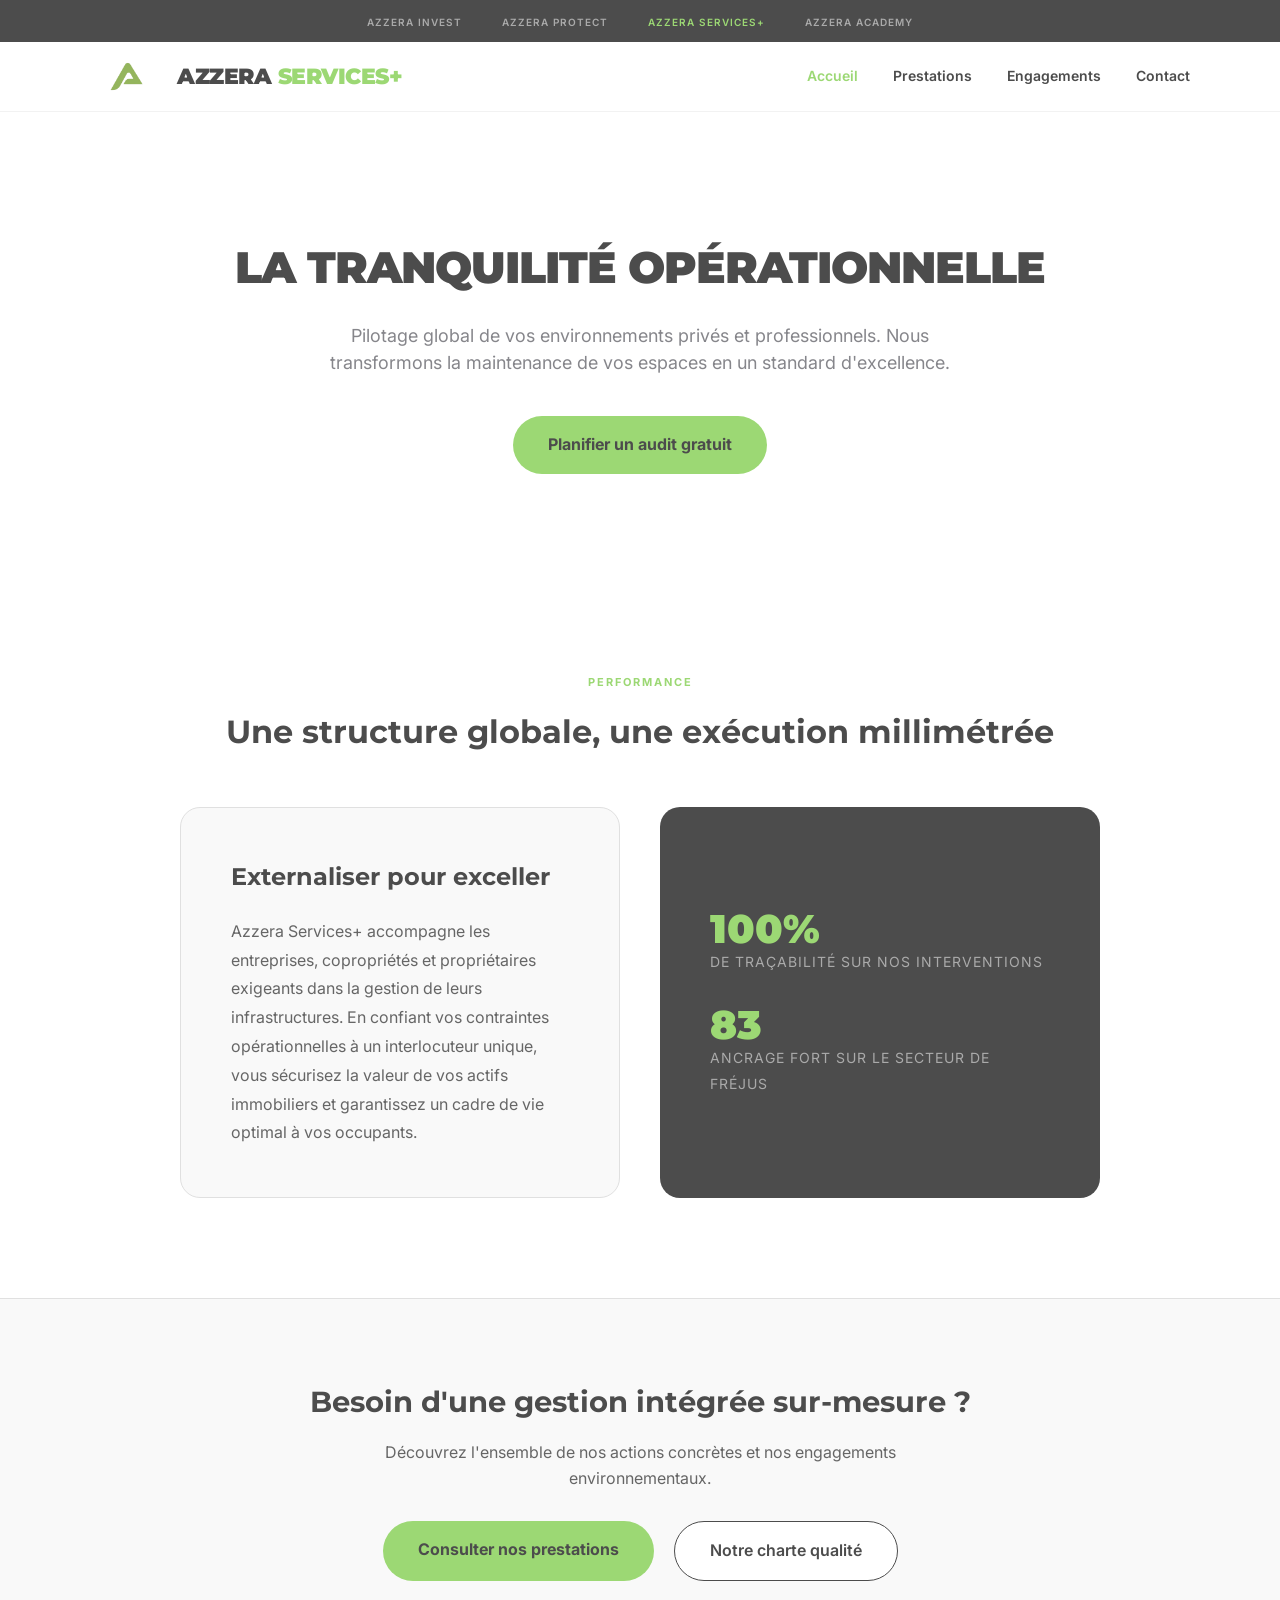
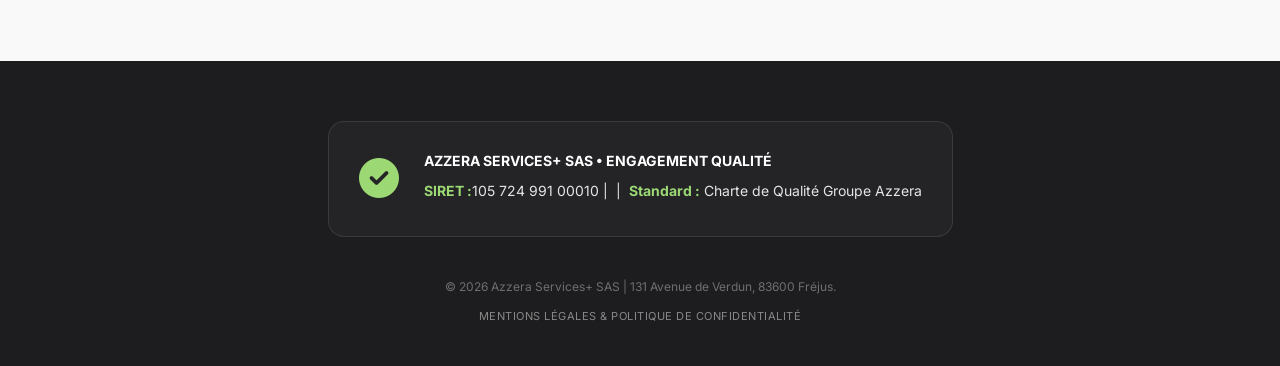
<file: index.html>
<!DOCTYPE html>
<html lang="fr">
<head>
    <meta charset="UTF-8">
    <meta name="viewport" content="width=device-width, initial-scale=1.0">
    <title>Azzera Services+ | Facility Management & Multiservices à Fréjus</title>
    
    <!-- SEO Meta Tags -->
    <meta name="description" content="Azzera Services+ propose des solutions de facility management et multiservices sur-mesure à Fréjus. Entretien, maintenance et pilotage de vos environnements professionnels et privés.">
    <meta name="keywords" content="facility management, multiservices, entretien locaux, maintenance immobilière, nettoyage professionnel, conciergerie, Fréjus, Azzera Services+">
    <meta name="author" content="Azzera Services+">
    <meta name="robots" content="index, follow">
    
    <!-- Open Graph / Réseaux Sociaux -->
    <meta property="og:type" content="website">
    <meta property="og:url" content="https://www.azzeraservices.fr/">
    <meta property="og:title" content="Azzera Services+ | Facility Management & Multiservices à Fréjus">
    <meta property="og:description" content="Découvrez nos solutions multiservices sur-mesure. Nous transformons la maintenance de vos espaces en un standard d'excellence.">
    <meta property="og:image" content="https://www.azzeraservices.fr/img/logo-azzera.png">
    <link rel="icon" type="image/png" href="favicon.png">
    <link rel="apple-touch-icon" href="favicon.png">
    <link rel="shortcut icon" href="favicon.png">
    <link href="https://fonts.googleapis.com/css2?family=Inter:wght@400;600&family=Montserrat:wght@700;900&display=swap" rel="stylesheet">
    <link rel="stylesheet" href="https://cdnjs.cloudflare.com/ajax/libs/font-awesome/6.4.0/css/all.min.css">
    <link rel="stylesheet" href="css/style-services.css">
    <script type="application/ld+json">
    {
      "@context": "https://schema.org",
      "@type": "LocalBusiness",
      "name": "Azzera Services+",
      "image": "https://www.domaine.fr.fr/img/logo-services.png",
      "description": "Des solutions multiservices sur-mesure : Nettoyage, entretien et maintenance informatique pour professionnels et particuliers à Fréjus.",
      "url": "https://www.domaine.fr",
      "telephone": "+33000000000",
      "address": {
        "@type": "PostalAddress",
        "addressLocality": "Fréjus",
        "addressRegion": "Provence-Alpes-Côte d'Azur",
        "addressCountry": "FR"
      },
      "areaServed": {
        "@type": "City",
        "name": "Fréjus"
      }
    }
    </script>
</head>
<body>

     <nav class="topbar-corporate">
        <ul class="topbar-links">
            <li><a href="https://www.azzerainvest.fr">AZZERA INVEST</a></li>
            <li><a href="https://www.azzeraprotect.fr">AZZERA PROTECT</a></li>
            <li><a href="#" class="active">AZZERA SERVICES+</a></li>
            <li><a href="https://azzera-academy.fr">AZZERA ACADEMY</a></li>
        </ul>
    </nav>

    <header class="main-header">
        <div class="container header-flex">
            <div class="logo">
                <a href="index.html">
                    <img src="img/logo-azzera.png" alt="Logo Azzera Services+" style="height: 75px; width: auto; object-fit: contain;">
                    <h1>AZZERA <span>SERVICES+</span></h1>
                </a>
            </div>
            <nav class="main-nav">
                <ul>
                    <li><a href="index.html" class="active">Accueil</a></li>
                    <li><a href="prestations.html">Prestations</a></li>
                    <li><a href="engagements.html">Engagements</a></li>
                    <li><a href="contact.html">Contact</a></li>
                </ul>
            </nav>
        </div>
    </header>

    <section class="hero-section">
        <div class="container">
            <h2 class="hero-title">LA TRANQUILITÉ OPÉRATIONNELLE</h2>
            <p class="hero-subtitle">Pilotage global de vos environnements privés et professionnels. Nous transformons la maintenance de vos espaces en un standard d'excellence.</p>
            <a href="contact.html" class="btn-primary-green">Planifier un audit gratuit</a>
        </div>
    </section>

    <section class="services-section" style="background: var(--white); padding-bottom: 40px;">
        <div class="container">
            <div class="modern-heading">
                <span class="heading-subtitle">Performance</span>
                <h3 class="section-heading">Une structure globale, une exécution millimétrée</h3>
            </div>
            
            <div class="services-grid-large" style="margin-bottom: 60px;">
                <div style="background: var(--gray-bg); padding: 50px; border-radius: 20px; border: 1px solid #e0e0e0;">
                    <h4 style="font-family: 'Montserrat'; font-size: 1.5rem; margin-bottom: 20px;">Externaliser pour exceller</h4>
                    <p style="color: #666; line-height: 1.8; font-size: 1rem;">
                        Azzera Services+ accompagne les entreprises, copropriétés et propriétaires exigeants dans la gestion de leurs infrastructures. En confiant vos contraintes opérationnelles à un interlocuteur unique, vous sécurisez la valeur de vos actifs immobiliers et garantissez un cadre de vie optimal à vos occupants.
                    </p>
                </div>
                <div style="background: var(--gray-main); color: var(--white); padding: 50px; border-radius: 20px; display: flex; flex-direction: column; justify-content: center; gap: 30px;">
                    <div>
                        <span style="font-family: 'Montserrat'; font-size: 2.5rem; font-weight: 900; color: var(--green-azzera); display: block; line-height: 1;">100%</span>
                        <span style="font-size: 14px; color: #aaa; text-transform: uppercase; letter-spacing: 1px;">De traçabilité sur nos interventions</span>
                    </div>
                    <div>
                        <span style="font-family: 'Montserrat'; font-size: 2.5rem; font-weight: 900; color: var(--green-azzera); display: block; line-height: 1;">83</span>
                        <span style="font-size: 14px; color: #aaa; text-transform: uppercase; letter-spacing: 1px;">Ancrage fort sur le secteur de Fréjus</span>
                    </div>
                </div>
            </div>
        </div>
    </section>

    <section style="background: var(--gray-bg); padding: 80px 0; text-align: center; border-top: 1px solid #e0e0e0;">
        <div class="container">
            <h3 style="font-family: 'Montserrat'; font-size: 1.8rem; margin-bottom: 15px;">Besoin d'une gestion intégrée sur-mesure ?</h3>
            <p style="color: #666; margin-bottom: 30px; max-width: 600px; margin-left: auto; margin-right: auto;">Découvrez l'ensemble de nos actions concrètes et nos engagements environnementaux.</p>
            <div style="display: flex; gap: 20px; justify-content: center; flex-wrap: wrap;">
                <a href="prestations.html" class="btn-primary-green">Consulter nos prestations</a>
                <a href="engagements.html" style="text-decoration: none; color: var(--gray-main); font-weight: 600; padding: 16px 35px; border: 1px solid var(--gray-main); border-radius: 40px; transition: var(--transition); background: var(--white);">Notre charte qualité</a>
            </div>
        </div>
    </section>

    <footer class="legal-compliance">
        <div class="container">
            <div class="official-badge-container">
                <div class="official-badge">
                    <div class="badge-icon"><i class="fas fa-check-circle"></i></div>
                    <div class="badge-content">
                        <p class="badge-title">AZZERA SERVICES+ SAS • Engagement Qualité</p>
                        <p class="badge-numbers"><strong>SIRET :</strong>105 724 991 00010 | &nbsp;|&nbsp; <strong>Standard :</strong> Charte de Qualité Groupe Azzera</p>
                    </div>
                </div>
            </div>
            <div class="compliance-inner">
                <p>&copy; 2026 Azzera Services+ SAS | 131 Avenue de Verdun, 83600 Fréjus.</p>
                <p style="margin-top: 10px;"><a href="mentions-legales.html" style="color: #888; text-decoration: none; transition: 0.3s; font-size: 11px; text-transform: uppercase; letter-spacing: 0.5px;">Mentions Légales & Politique de Confidentialité</a></p>
            </div>
        </div>
    </footer>

</body>
</html>
</file>
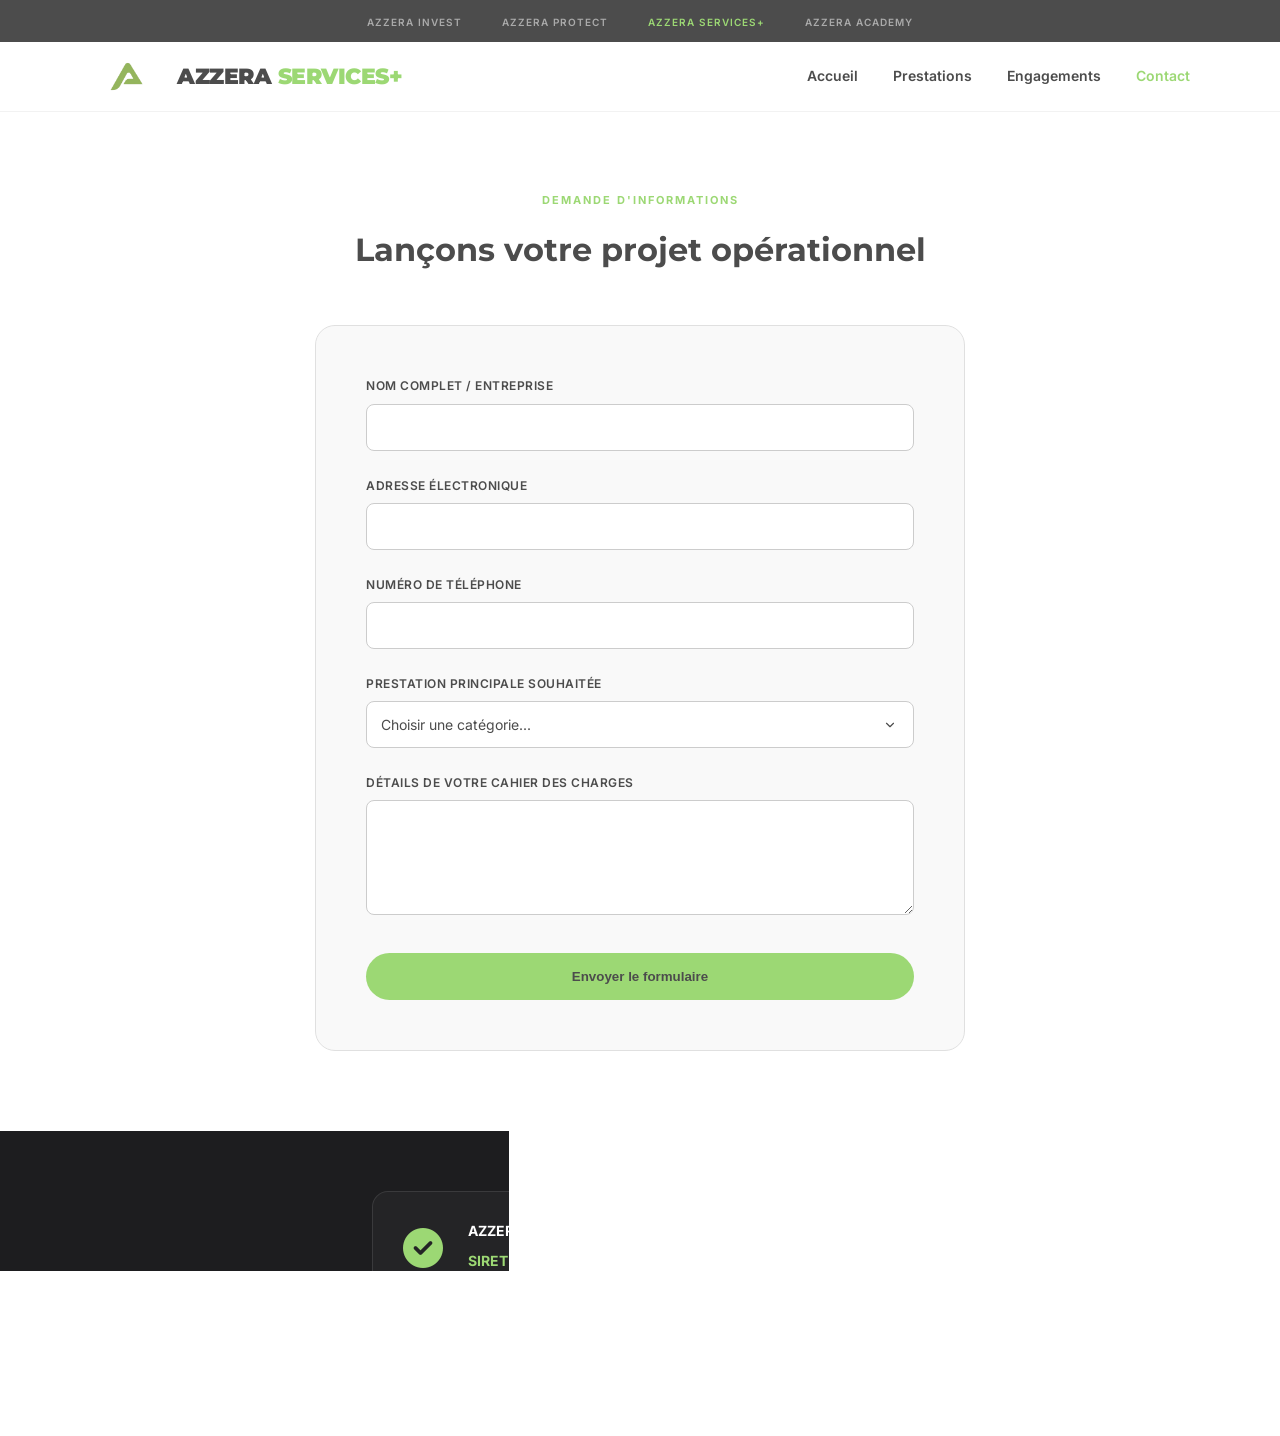
<file: contact.html>
<!DOCTYPE html>
<html lang="fr">
<head>
    <!DOCTYPE html>
<html lang="fr">
<head>
    <meta charset="UTF-8">
    <meta name="viewport" content="width=device-width, initial-scale=1.0">
    <title>Contact & Devis Multiservices | Azzera Services+ Fréjus</title>
    
    <meta name="description" content="Contactez Azzera Services+ à Fréjus pour un audit gratuit de vos infrastructures ou un devis personnalisé en nettoyage et maintenance. Réactivité garantie.">
    <meta name="keywords" content="contact Azzera Services+, devis nettoyage Fréjus, audit maintenance, facility management contact, entreprise nettoyage Var">
    <meta name="author" content="Azzera Services+">
    <meta name="robots" content="index, follow">
    
    <meta property="og:type" content="website">
    <meta property="og:url" content="https://www.azzeraservices.fr/contact.html">
    <meta property="og:title" content="Contactez Azzera Services+ à Fréjus">
    <meta property="og:description" content="Besoin d'un audit ou d'un devis pour vos locaux ? Contactez notre équipe pour une solution sur-mesure.">
    <meta property="og:image" content="https://www.azzeraservices.fr/img/logo-azzera.png">
   <link rel="icon" type="image/png" href="favicon.png">
    <link rel="apple-touch-icon" href="favicon.png">
    <link rel="shortcut icon" href="favicon.png">
    <link href="https://fonts.googleapis.com/css2?family=Inter:wght@400;600&family=Montserrat:wght@700;900&display=swap" rel="stylesheet">
    <link rel="stylesheet" href="https://cdnjs.cloudflare.com/ajax/libs/font-awesome/6.4.0/css/all.min.css">
    <link rel="stylesheet" href="css/style-services.css">
    <script type="application/ld+json">
    {
      "@context": "https://schema.org",
      "@type": "ContactPage",
      "name": "Contactez Azzera Services+",
      "description": "Formulaire de contact et demande de devis pour Azzera Services+.",
      "mainEntity": {
        "@type": "LocalBusiness",
        "name": "Azzera Services+",
        "contactPoint": {
          "@type": "ContactPoint",
          "telephone": "+33000000000",
          "contactType": "customer service",
          "availableLanguage": "French",
          "areaServed": "FR"
        }
      }
    }
    </script>
</head>
<body>

   <nav class="topbar-corporate">
        <ul class="topbar-links">
            <li><a href="https://www.azzerainvest.fr">AZZERA INVEST</a></li>
            <li><a href="https://www.azzeraprotect.fr">AZZERA PROTECT</a></li>
            <li><a href="#" class="active">AZZERA SERVICES+</a></li>
            <li><a href="https://azzera-academy.fr">AZZERA ACADEMY</a></li>
        </ul>
    </nav>

    <header class="main-header">
        <div class="container header-flex">
            <div class="logo">
                <a href="index.html">
                    <img src="img/logo-azzera.png" alt="Logo Azzera Services+" style="height: 75px; width: auto; object-fit: contain;">
                    <h1>AZZERA <span>SERVICES+</span></h1>
                </a>
            </div>
            <nav class="main-nav">
                <ul>
                    <li><a href="index.html">Accueil</a></li>
                    <li><a href="prestations.html">Prestations</a></li>
                    <li><a href="engagements.html">Engagements</a></li>
                    <li><a href="contact.html" class="active">Contact</a></li>
                </ul>
            </nav>
        </div>
    </header>

    <section class="services-section" style="background: var(--white); padding: 80px 0;">
        <div class="container">
            <div class="modern-heading">
                <span class="heading-subtitle">Demande d'informations</span>
                <h3 class="section-heading">Lançons votre projet opérationnel</h3>
            </div>

            <div class="contact-card-container">
                
                <form action="https://api.web3forms.com/submit" method="POST">
                    
                    <input type="hidden" name="access_key" value="cd8c47f9-06fb-46c8-9ae7-5532763b82a1">
                    <input type="hidden" name="subject" value="Nouveau lead - Azzera Services+">
                    
                    <div class="form-group">
                        <label>Nom complet / Entreprise</label>
                        <input type="text" name="name" required class="form-control">
                    </div>

                    <div class="form-group">
                        <label>Adresse électronique</label>
                        <input type="email" name="email" required class="form-control">
                    </div>

                    <div class="form-group">
                        <label>Numéro de téléphone</label>
                        <input type="tel" name="phone" required class="form-control">
                    </div>

                    <div class="form-group">
                        <label>Prestation principale souhaitée</label>
                        <select name="prestation" required class="form-control">
                            <option value="" disabled selected>Choisir une catégorie...</option>
                            <option value="Accueil & Réception">Accueil & Réception Professionnelle</option>
                            <option value="Espaces Verts">Entretien des Espaces Verts</option>
                            <option value="Bricolage & Maçonnerie">Petit Bricolage & Maçonnerie Légère</option>
                            <option value="Conciergerie">Conciergerie & Services de Proximité</option>
                            <option value="Hygiène & Nettoyage">Hygiène & Nettoyage Professionnel</option>
                            <option value="Besoin spécifique">Besoin spécifique et personnalisé</option>
                        </select>
                    </div>

                    <div class="form-group" style="margin-bottom: 30px;">
                        <label>Détails de votre cahier des charges</label>
                        <textarea name="message" rows="5" required class="form-control" style="resize: vertical;"></textarea>
                    </div>

                    <button type="submit" class="btn-primary-green" style="width: 100%; border: none; cursor: pointer; text-align: center;">Envoyer le formulaire</button>
                </form>

            </div>
        </div>
    </section>

    <footer class="legal-compliance">
        <div class="container">
            <div class="official-badge-container">
                <div class="official-badge">
                    <div class="badge-icon"><i class="fas fa-check-circle"></i></div>
                    <div class="badge-content">
                        <p class="badge-title">AZZERA SERVICES+ SAS • Engagement Qualité</p>
                        <p class="badge-numbers"><strong>SIRET :</strong> 105 724 991 00010 | Charte de Qualité Groupe Azzera</p>
                    </div>
                </div>
            </div>
            <div class="compliance-inner">
                <p>&copy; 2026 Azzera Services+ SAS | 131 Avenue de Verdun, 83600 Fréjus.</p>
                <p style="margin-top: 10px;"><a href="mentions-legales.html" style="color: #888; text-decoration: none; transition: 0.3s; font-size: 11px; text-transform: uppercase; letter-spacing: 0.5px;">Mentions Légales & Politique de Confidentialité</a></p>
            </div>

</body>
</html>
</file>
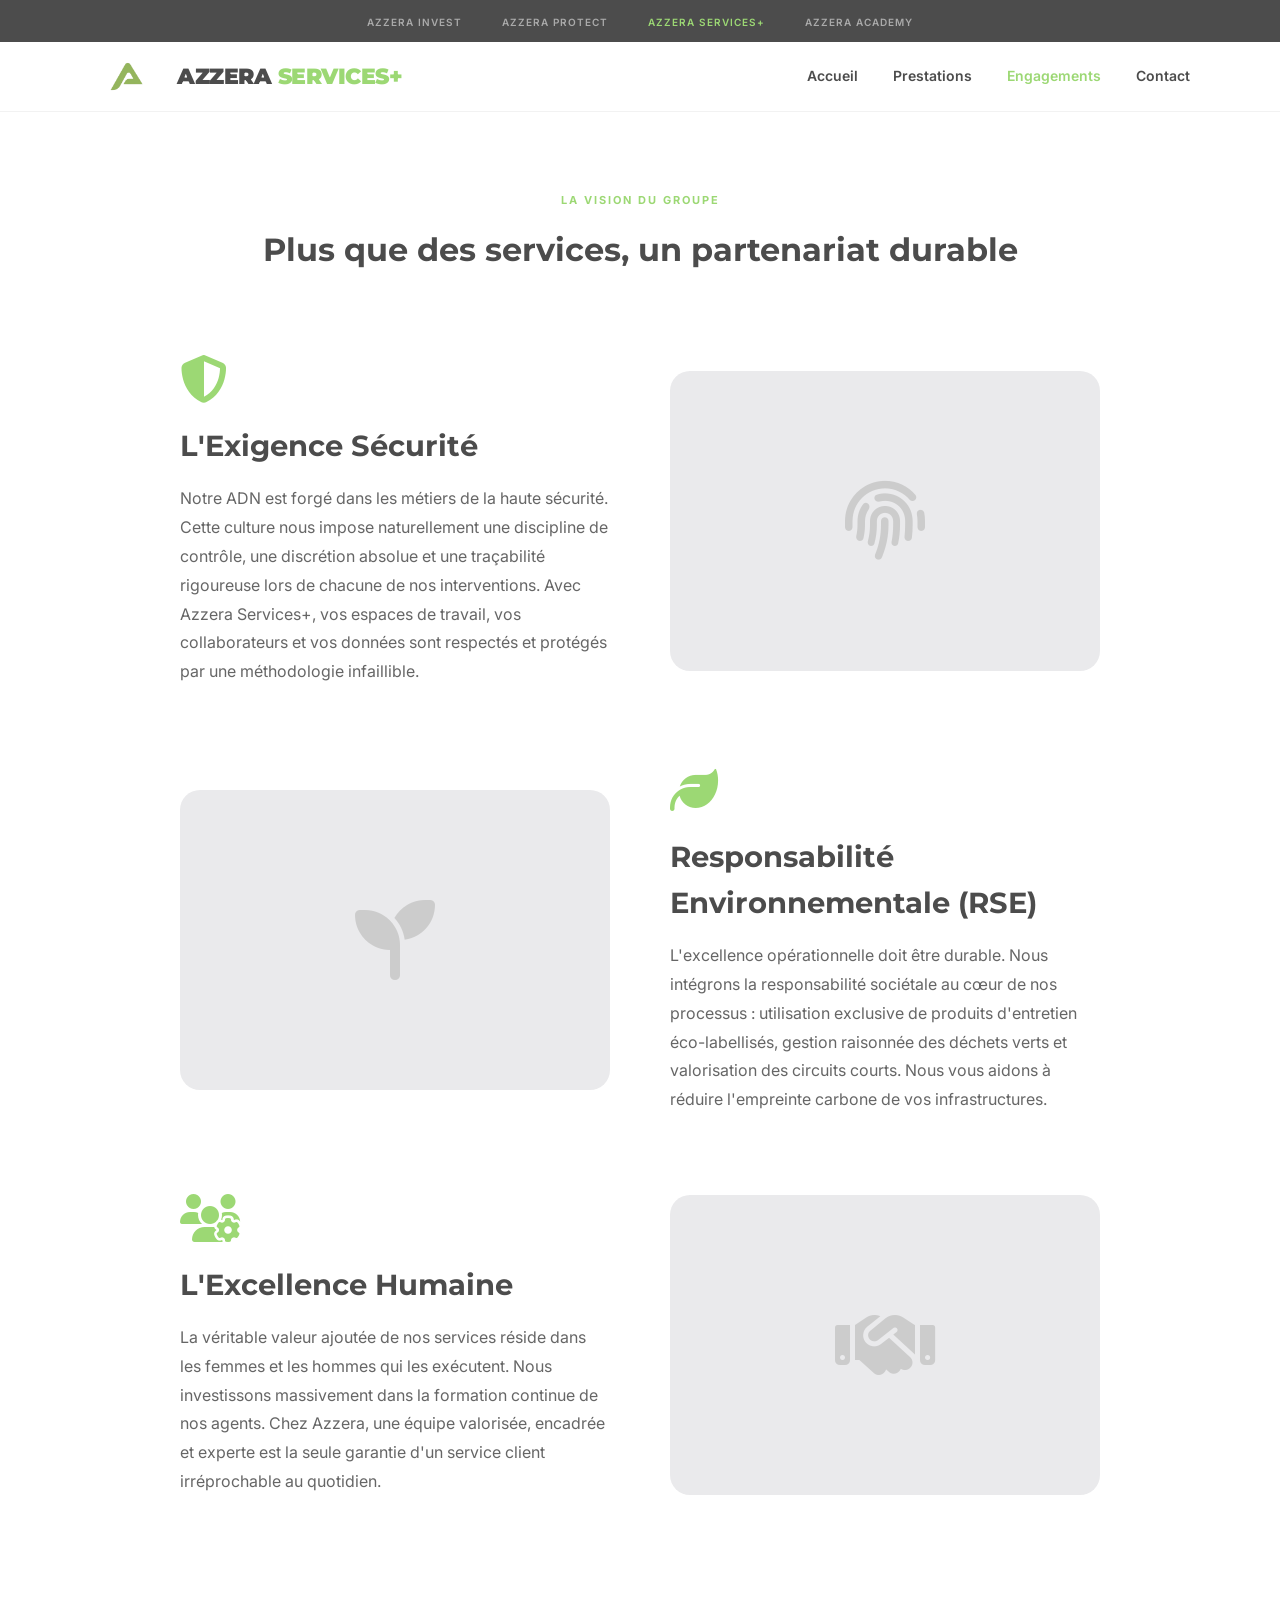
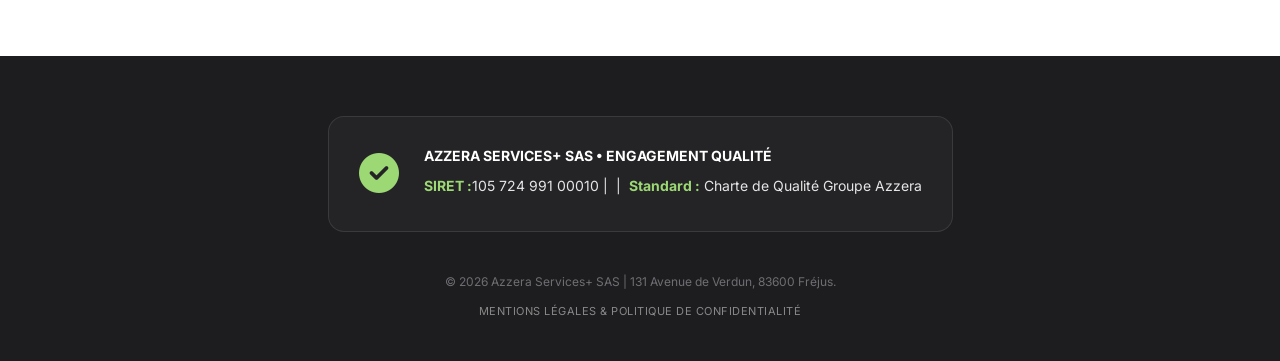
<file: engagements.html>
<!DOCTYPE html>
<html lang="fr">
<head>
   <!DOCTYPE html>
<html lang="fr">
<head>
    <meta charset="UTF-8">
    <meta name="viewport" content="width=device-width, initial-scale=1.0">
    <title>Nos Engagements & Charte Qualité | Azzera Services+ Fréjus</title>
    
    <meta name="description" content="Rigueur, traçabilité et discrétion. Découvrez la charte qualité et les engagements d'Azzera Services+ pour la gestion et l'entretien de vos espaces.">
    <meta name="keywords" content="engagements qualité, charte qualité nettoyage, traçabilité maintenance, valeurs entreprise, Azzera Services+ Fréjus">
    <meta name="author" content="Azzera Services+">
    <meta name="robots" content="index, follow">
    
    <meta property="og:type" content="website">
    <meta property="og:url" content="https://www.azzeraservices.fr/engagements.html">
    <meta property="og:title" content="Nos Engagements & Charte Qualité | Azzera Services+">
    <meta property="og:description" content="Rigueur et excellence. Découvrez notre charte d'engagement pour un service irréprochable.">
    <meta property="og:image" content="https://www.azzeraservices.fr/img/logo-azzera.png">
    <link rel="icon" type="image/png" href="favicon.png">
    <link rel="apple-touch-icon" href="favicon.png">
    <link rel="shortcut icon" href="favicon.png">
    <link href="https://fonts.googleapis.com/css2?family=Inter:wght@400;600&family=Montserrat:wght@700;900&display=swap" rel="stylesheet">
    <link rel="stylesheet" href="https://cdnjs.cloudflare.com/ajax/libs/font-awesome/6.4.0/css/all.min.css">
    <link rel="stylesheet" href="css/style-services.css">
    <script type="application/ld+json">
    {
      "@context": "https://schema.org",
      "@type": "AboutPage",
      "name": "Nos Engagements | Azzera Services+",
      "description": "Découvrez les engagements de qualité, notre rigueur professionnelle et nos garanties pour toutes vos prestations multiservices à Fréjus.",
      "publisher": {
        "@type": "LocalBusiness",
        "name": "Azzera Services+",
        "logo": "https://www.ton-domaine.fr/img/logo-services.png"
      }
    }
    </script>
</head>
<body>

     <nav class="topbar-corporate">
        <ul class="topbar-links">
            <li><a href="https://www.azzerainvest.fr">AZZERA INVEST</a></li>
            <li><a href="https://www.azzeraprotect.fr">AZZERA PROTECT</a></li>
            <li><a href="#" class="active">AZZERA SERVICES+</a></li>
            <li><a href="https://azzera-academy.fr">AZZERA ACADEMY</a></li>
        </ul>
    </nav>

    <header class="main-header">
        <div class="container header-flex">
            <div class="logo">
                <a href="index.html">
                    <img src="img/logo-azzera.png" alt="Logo Azzera Services+" style="height: 75px; width: auto; object-fit: contain;">
                    <h1>AZZERA <span>SERVICES+</span></h1>
                </a>
            </div>
            <nav class="main-nav">
                <ul>
                    <li><a href="index.html">Accueil</a></li>
                    <li><a href="prestations.html">Prestations</a></li>
                    <li><a href="engagements.html" class="active">Engagements</a></li>
                    <li><a href="contact.html">Contact</a></li>
                </ul>
            </nav>
        </div>
    </header>

    <section class="engagement-section">
        <div class="container">
            
            <div class="modern-heading" style="margin-bottom: 80px;">
                <span class="heading-subtitle">La Vision du Groupe</span>
                <h3 class="section-heading">Plus que des services, un partenariat durable</h3>
            </div>

            <div class="engagement-block">
                <div class="engagement-content">
                    <i class="fas fa-shield-alt"></i>
                    <h3>L'Exigence Sécurité</h3>
                    <p>Notre ADN est forgé dans les métiers de la haute sécurité. Cette culture nous impose naturellement une discipline de contrôle, une discrétion absolue et une traçabilité rigoureuse lors de chacune de nos interventions. Avec Azzera Services+, vos espaces de travail, vos collaborateurs et vos données sont respectés et protégés par une méthodologie infaillible.</p>
                </div>
                <div class="engagement-visual">
                    <i class="fas fa-fingerprint" style="font-size: 5rem; color: #ccc;"></i>
                </div>
            </div>

            <div class="engagement-block reverse">
                <div class="engagement-content">
                    <i class="fas fa-leaf"></i>
                    <h3>Responsabilité Environnementale (RSE)</h3>
                    <p>L'excellence opérationnelle doit être durable. Nous intégrons la responsabilité sociétale au cœur de nos processus : utilisation exclusive de produits d'entretien éco-labellisés, gestion raisonnée des déchets verts et valorisation des circuits courts. Nous vous aidons à réduire l'empreinte carbone de vos infrastructures.</p>
                </div>
                <div class="engagement-visual">
                    <i class="fas fa-seedling" style="font-size: 5rem; color: #ccc;"></i>
                </div>
            </div>

            <div class="engagement-block">
                <div class="engagement-content">
                    <i class="fas fa-users-cog"></i>
                    <h3>L'Excellence Humaine</h3>
                    <p>La véritable valeur ajoutée de nos services réside dans les femmes et les hommes qui les exécutent. Nous investissons massivement dans la formation continue de nos agents. Chez Azzera, une équipe valorisée, encadrée et experte est la seule garantie d'un service client irréprochable au quotidien.</p>
                </div>
                <div class="engagement-visual">
                    <i class="fas fa-handshake" style="font-size: 5rem; color: #ccc;"></i>
                </div>
            </div>

        </div>
    </section>

       <footer class="legal-compliance">
        <div class="container">
            <div class="official-badge-container">
                <div class="official-badge">
                    <div class="badge-icon"><i class="fas fa-check-circle"></i></div>
                    <div class="badge-content">
                        <p class="badge-title">AZZERA SERVICES+ SAS • Engagement Qualité</p>
                        <p class="badge-numbers"><strong>SIRET :</strong>105 724 991 00010 | &nbsp;|&nbsp; <strong>Standard :</strong> Charte de Qualité Groupe Azzera</p>
                    </div>
                </div>
            </div>
            <div class="compliance-inner">
                <p>&copy; 2026 Azzera Services+ SAS | 131 Avenue de Verdun, 83600 Fréjus.</p>
                <p style="margin-top: 10px;"><a href="mentions-legales.html" style="color: #888; text-decoration: none; transition: 0.3s; font-size: 11px; text-transform: uppercase; letter-spacing: 0.5px;">Mentions Légales & Politique de Confidentialité</a></p>
            </div>
        </div>
    </footer>

</body>
</html>
</file>
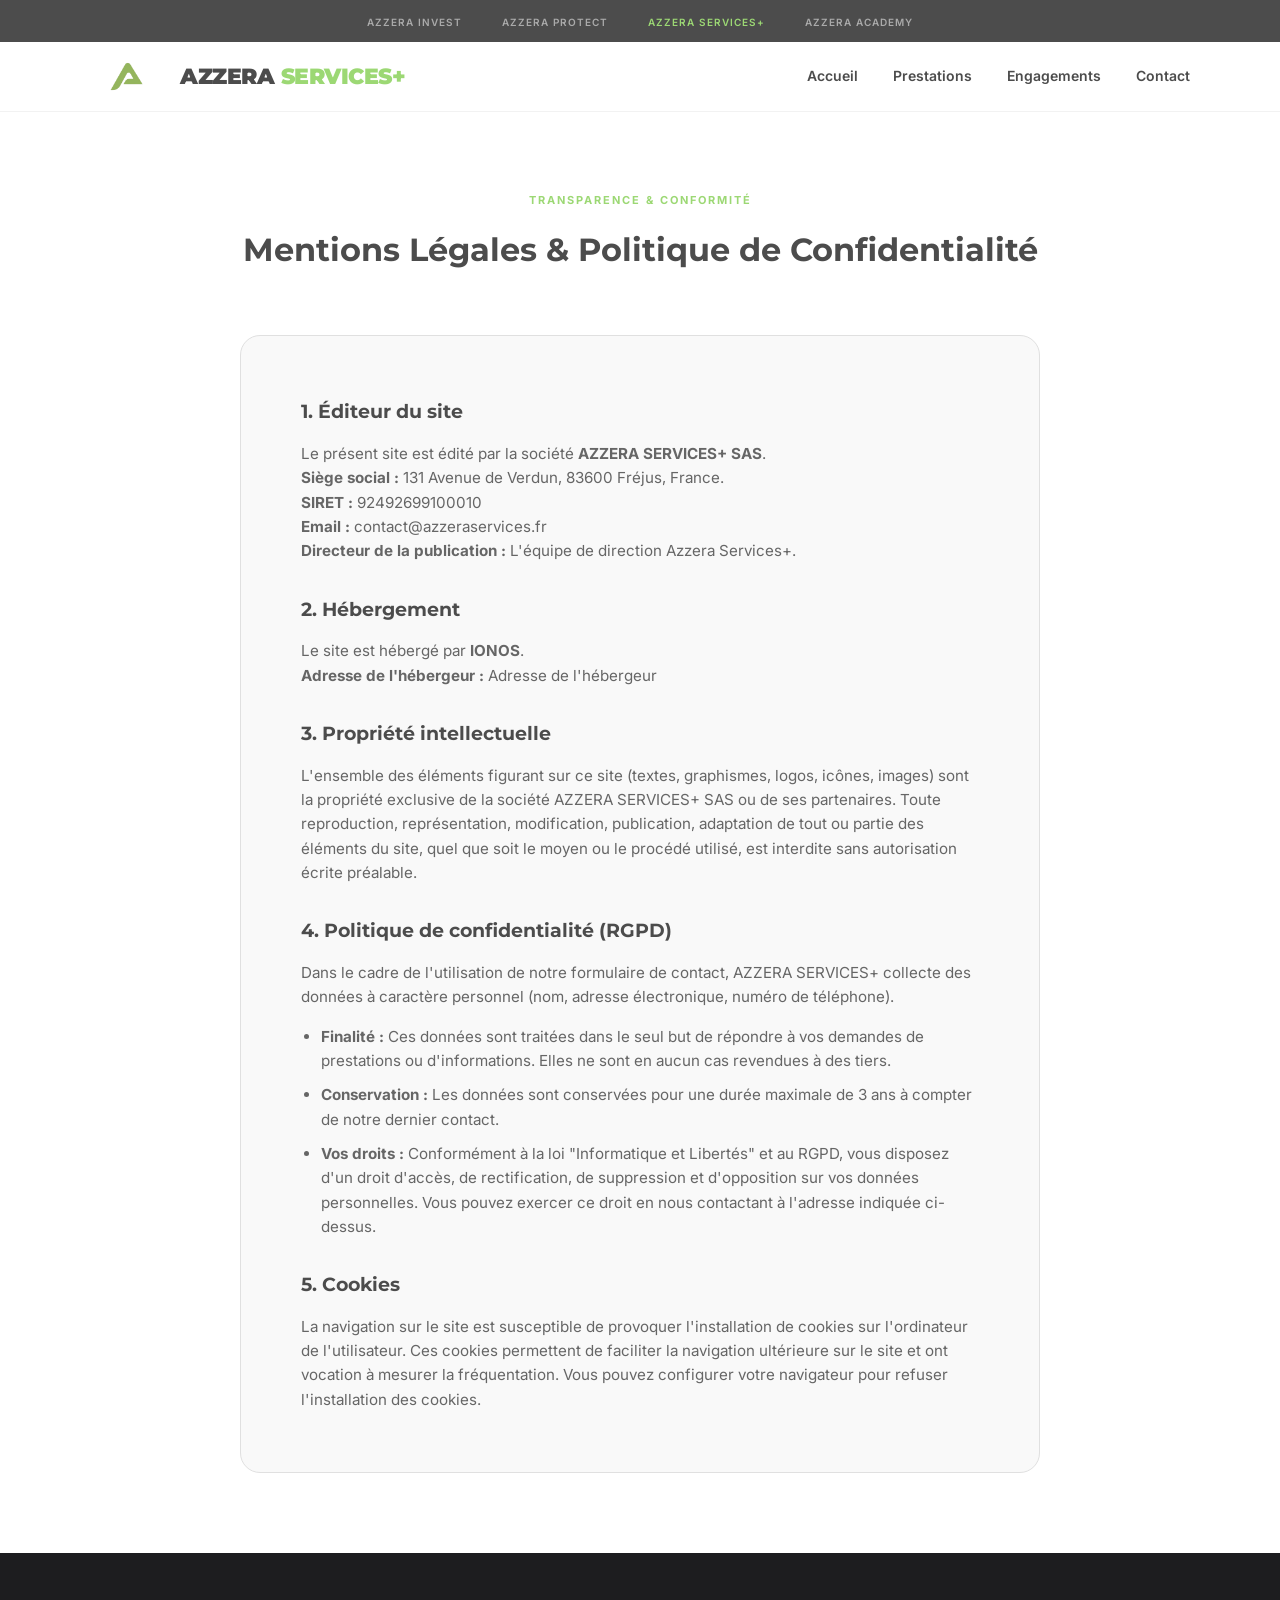
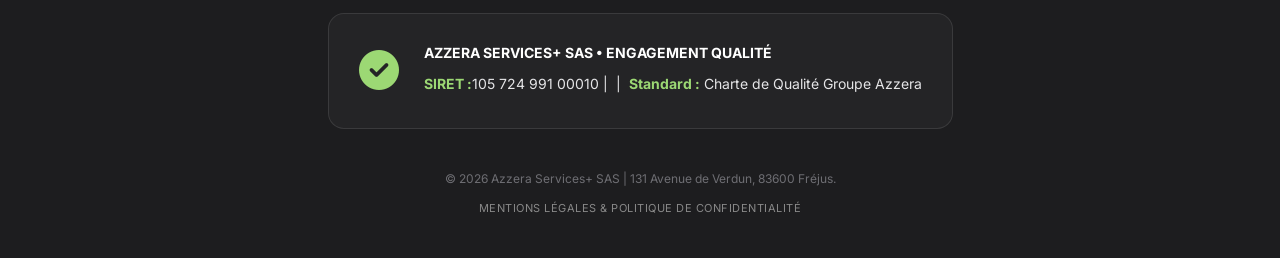
<file: mentions-legales.html>
<!DOCTYPE html>
<html lang="fr">
<head>
    <meta charset="UTF-8">
    <meta name="viewport" content="width=device-width, initial-scale=1.0">
    <title>Mentions Légales & RGPD | Azzera Services+</title>
    <link rel="icon" type="image/png" href="favicon.png">
    <link rel="apple-touch-icon" href="favicon.png">
    <link rel="shortcut icon" href="favicon.png">
    <link href="https://fonts.googleapis.com/css2?family=Inter:wght@400;600&family=Montserrat:wght@700;900&display=swap" rel="stylesheet">
    <link rel="stylesheet" href="https://cdnjs.cloudflare.com/ajax/libs/font-awesome/6.4.0/css/all.min.css">
    <link rel="stylesheet" href="css/style-services.css">
</head>
<body>

     <nav class="topbar-corporate">
        <ul class="topbar-links">
            <li><a href="https://www.azzerainvest.fr">AZZERA INVEST</a></li>
            <li><a href="https://www.azzeraprotect.fr">AZZERA PROTECT</a></li>
            <li><a href="#" class="active">AZZERA SERVICES+</a></li>
            <li><a href="https://azzera-academy.fr">AZZERA ACADEMY</a></li>
        </ul>
    </nav>

    <header class="main-header">
        <div class="container header-flex">
            <div class="logo">
                <a href="index.html" style="text-decoration: none; color: inherit; display: flex; align-items: center; gap: 15px;">
                    <img src="img/logo-azzera.png" alt="Logo Azzera Services+" style="height: 75px; width: auto; object-fit: contain;">
                    <h1>AZZERA <span>SERVICES+</span></h1>
                </a>
            </div>
            <nav class="main-nav">
                <ul>
                    <li><a href="index.html">Accueil</a></li>
                    <li><a href="prestations.html">Prestations</a></li>
                    <li><a href="engagements.html">Engagements</a></li>
                    <li><a href="contact.html">Contact</a></li>
                </ul>
            </nav>
        </div>
    </header>

    <section class="services-section" style="background: var(--white); padding: 80px 0;">
        <div class="container">
            <div class="modern-heading" style="margin-bottom: 60px;">
                <span class="heading-subtitle">Transparence & Conformité</span>
                <h3 class="section-heading">Mentions Légales & Politique de Confidentialité</h3>
            </div>

            <div style="max-width: 800px; margin: 0 auto; background: var(--gray-bg); padding: 60px; border-radius: 20px; border: 1px solid #e0e0e0;">
                
                <h4 style="font-family: 'Montserrat', sans-serif; font-size: 1.2rem; color: var(--gray-main); margin-bottom: 15px;">1. Éditeur du site</h4>
                <p style="color: #666; font-size: 0.95rem; margin-bottom: 30px;">
                    Le présent site est édité par la société <strong>AZZERA SERVICES+ SAS</strong>.<br>
                    <strong>Siège social :</strong> 131 Avenue de Verdun, 83600 Fréjus, France.<br>
                    <strong>SIRET :</strong> 92492699100010<br>
                    <strong>Email :</strong> contact@azzeraservices.fr <em></em><br>
                    <strong>Directeur de la publication :</strong> L'équipe de direction Azzera Services+.
                </p>

                <h4 style="font-family: 'Montserrat', sans-serif; font-size: 1.2rem; color: var(--gray-main); margin-bottom: 15px;">2. Hébergement</h4>
                <p style="color: #666; font-size: 0.95rem; margin-bottom: 30px;">
                    Le site est hébergé par <strong>IONOS</strong>.<br>
                    <strong>Adresse de l'hébergeur :</strong> Adresse de l'hébergeur
                </p>

                <h4 style="font-family: 'Montserrat', sans-serif; font-size: 1.2rem; color: var(--gray-main); margin-bottom: 15px;">3. Propriété intellectuelle</h4>
                <p style="color: #666; font-size: 0.95rem; margin-bottom: 30px;">
                    L'ensemble des éléments figurant sur ce site (textes, graphismes, logos, icônes, images) sont la propriété exclusive de la société AZZERA SERVICES+ SAS ou de ses partenaires. Toute reproduction, représentation, modification, publication, adaptation de tout ou partie des éléments du site, quel que soit le moyen ou le procédé utilisé, est interdite sans autorisation écrite préalable.
                </p>

                <h4 style="font-family: 'Montserrat', sans-serif; font-size: 1.2rem; color: var(--gray-main); margin-bottom: 15px;">4. Politique de confidentialité (RGPD)</h4>
                <p style="color: #666; font-size: 0.95rem; margin-bottom: 15px;">
                    Dans le cadre de l'utilisation de notre formulaire de contact, AZZERA SERVICES+ collecte des données à caractère personnel (nom, adresse électronique, numéro de téléphone).
                </p>
                <ul style="color: #666; font-size: 0.95rem; margin-bottom: 30px; margin-left: 20px;">
                    <li style="margin-bottom: 10px;"><strong>Finalité :</strong> Ces données sont traitées dans le seul but de répondre à vos demandes de prestations ou d'informations. Elles ne sont en aucun cas revendues à des tiers.</li>
                    <li style="margin-bottom: 10px;"><strong>Conservation :</strong> Les données sont conservées pour une durée maximale de 3 ans à compter de notre dernier contact.</li>
                    <li><strong>Vos droits :</strong> Conformément à la loi "Informatique et Libertés" et au RGPD, vous disposez d'un droit d'accès, de rectification, de suppression et d'opposition sur vos données personnelles. Vous pouvez exercer ce droit en nous contactant à l'adresse indiquée ci-dessus.</li>
                </ul>

                <h4 style="font-family: 'Montserrat', sans-serif; font-size: 1.2rem; color: var(--gray-main); margin-bottom: 15px;">5. Cookies</h4>
                <p style="color: #666; font-size: 0.95rem; margin-bottom: 0;">
                    La navigation sur le site est susceptible de provoquer l'installation de cookies sur l'ordinateur de l'utilisateur. Ces cookies permettent de faciliter la navigation ultérieure sur le site et ont vocation à mesurer la fréquentation. Vous pouvez configurer votre navigateur pour refuser l'installation des cookies.
                </p>

            </div>
        </div>
    </section>

     <footer class="legal-compliance">
        <div class="container">
            <div class="official-badge-container">
                <div class="official-badge">
                    <div class="badge-icon"><i class="fas fa-check-circle"></i></div>
                    <div class="badge-content">
                        <p class="badge-title">AZZERA SERVICES+ SAS • Engagement Qualité</p>
                        <p class="badge-numbers"><strong>SIRET :</strong>105 724 991 00010 | &nbsp;|&nbsp; <strong>Standard :</strong> Charte de Qualité Groupe Azzera</p>
                    </div>
                </div>
            </div>
            <div class="compliance-inner">
                <p>&copy; 2026 Azzera Services+ SAS | 131 Avenue de Verdun, 83600 Fréjus.</p>
                <p style="margin-top: 10px;"><a href="mentions-legales.html" style="color: #888; text-decoration: none; transition: 0.3s; font-size: 11px; text-transform: uppercase; letter-spacing: 0.5px;">Mentions Légales & Politique de Confidentialité</a></p>
            </div>
        </div>
    </footer>

</body>
</html>
</file>
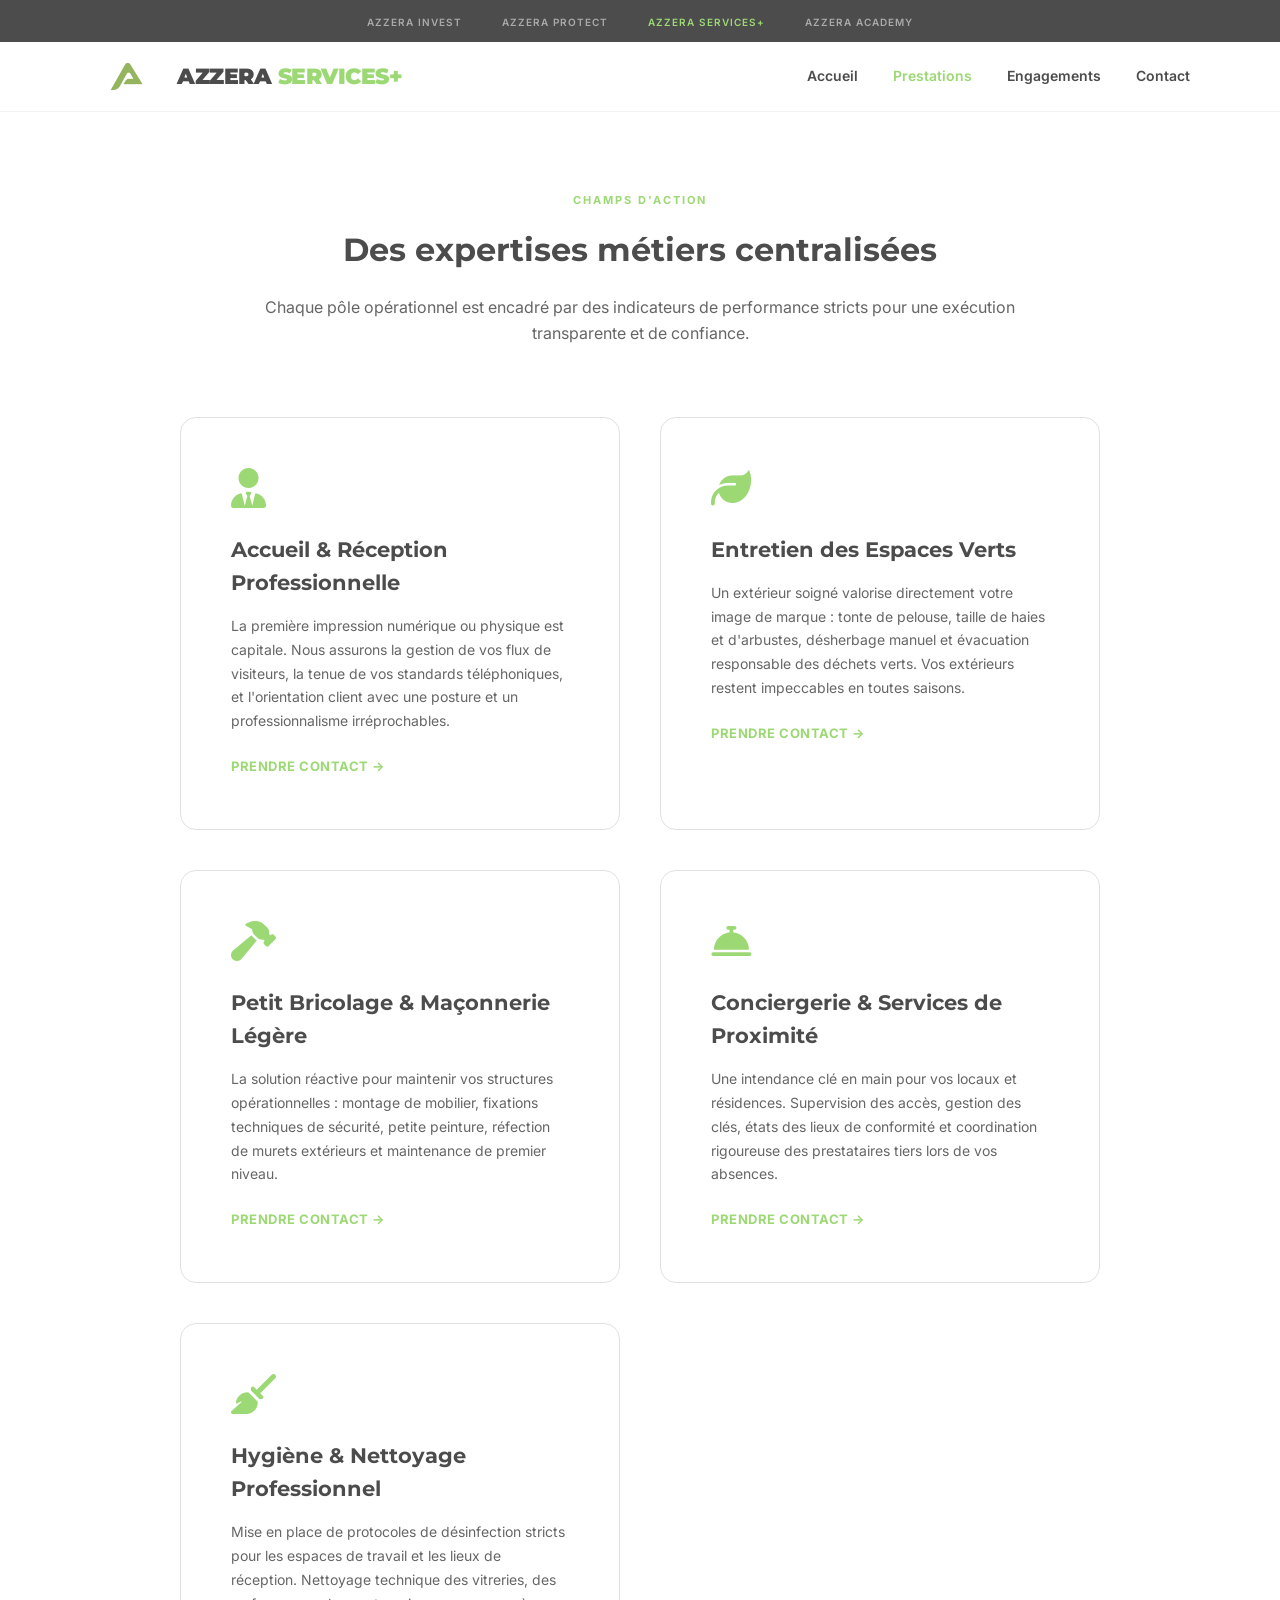
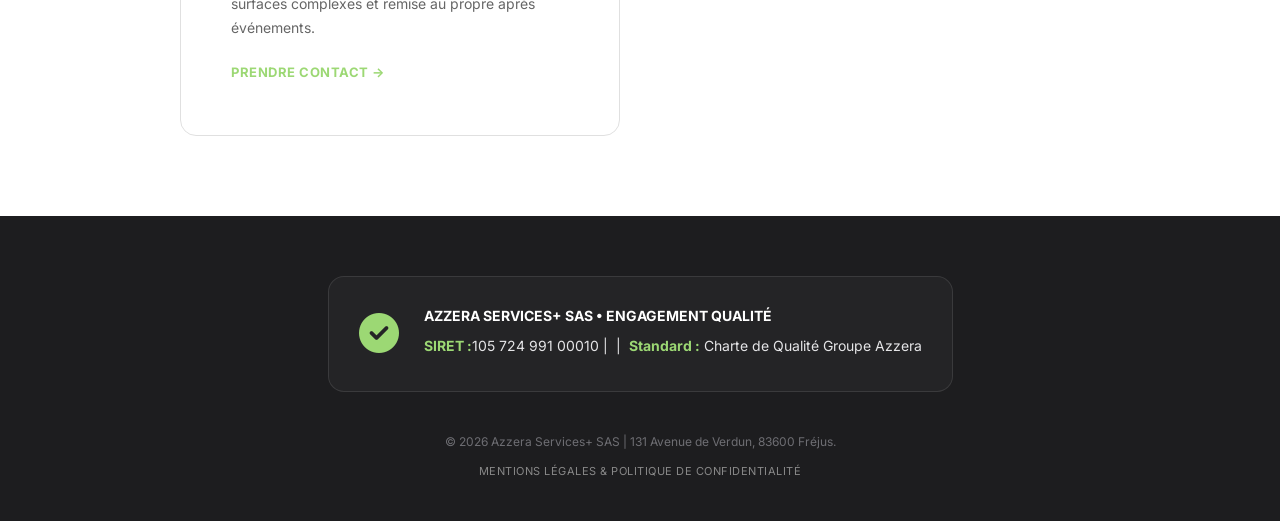
<file: prestations.html>
<!DOCTYPE html>
<html lang="fr">
<head>
    <!DOCTYPE html>
<html lang="fr">
<head>
    <meta charset="UTF-8">
    <meta name="viewport" content="width=device-width, initial-scale=1.0">
    <title>Nos Prestations Multiservices & Maintenance | Azzera Services+ Fréjus</title>
    
    <meta name="description" content="Découvrez nos solutions sur-mesure à Fréjus : nettoyage professionnel, entretien des locaux, facility management et maintenance informatique pour particuliers et entreprises.">
    <meta name="keywords" content="prestations nettoyage, maintenance informatique, facility management, entretien locaux, multiservices Fréjus, Azzera Services+">
    <meta name="author" content="Azzera Services+">
    <meta name="robots" content="index, follow">
    
    <meta property="og:type" content="website">
    <meta property="og:url" content="https://www.azzeraservices.fr/prestations.html">
    <meta property="og:title" content="Nos Prestations Multiservices | Azzera Services+">
    <meta property="og:description" content="Nettoyage, entretien et maintenance informatique. Confiez-nous vos contraintes opérationnelles.">
    <meta property="og:image" content="https://www.azzeraservices.fr/img/logo-azzera.png">
   <link rel="icon" type="image/png" href="favicon.png">
    <link rel="apple-touch-icon" href="favicon.png">
    <link rel="shortcut icon" href="favicon.png">
    <link href="https://fonts.googleapis.com/css2?family=Inter:wght@400;600&family=Montserrat:wght@700;900&display=swap" rel="stylesheet">
    <link rel="stylesheet" href="https://cdnjs.cloudflare.com/ajax/libs/font-awesome/6.4.0/css/all.min.css">
    <link rel="stylesheet" href="css/style-services.css">
    <script type="application/ld+json">
    {
      "@context": "https://schema.org",
      "@type": "ItemList",
      "itemListElement": [
        {
          "@type": "ListItem",
          "position": 1,
          "item": {
            "@type": "Service",
            "name": "Nettoyage & Entretien",
            "description": "Entretien de locaux professionnels, nettoyage industriel et remise en état.",
            "provider": {
              "@type": "LocalBusiness",
              "name": "Azzera Services+"
            }
          }
        },
        {
          "@type": "ListItem",
          "position": 2,
          "item": {
            "@type": "Service",
            "name": "Maintenance Informatique",
            "description": "Dépannage, réparation matérielle, installation réseau et optimisation.",
            "provider": {
              "@type": "LocalBusiness",
              "name": "Azzera Services+"
            }
          }
        }
      ]
    }
    </script>
</head>
<body>

    <nav class="topbar-corporate">
        <ul class="topbar-links">
            <li><a href="https://www.azzerainvest.fr">AZZERA INVEST</a></li>
            <li><a href="https://www.azzeraprotect.fr">AZZERA PROTECT</a></li>
            <li><a href="#" class="active">AZZERA SERVICES+</a></li>
            <li><a href="https://azzera-academy.fr">AZZERA ACADEMY</a></li>
        </ul>
    </nav>

    <header class="main-header">
        <div class="container header-flex">
            <div class="logo">
                <a href="index.html">
                    <img src="img/logo-azzera.png" alt="Logo Azzera Services+" style="height: 75px; width: auto; object-fit: contain;">
                    <h1>AZZERA <span>SERVICES+</span></h1>
                </a>
            </div>
            <nav class="main-nav">
                <ul>
                    <li><a href="index.html">Accueil</a></li>
                    <li><a href="prestations.html" class="active">Prestations</a></li>
                    <li><a href="engagements.html">Engagements</a></li>
                    <li><a href="contact.html">Contact</a></li>
                </ul>
            </nav>
        </div>
    </header>

    <section class="services-section" style="background: var(--white);">
        <div class="container">
            <div class="modern-heading" style="margin-bottom: 70px;">
                <span class="heading-subtitle">Champs d'Action</span>
                <h3 class="section-heading">Des expertises métiers centralisées</h3>
                <p style="margin-top: 20px; color: #666; max-width: 800px; margin-left: auto; margin-right: auto;">
                    Chaque pôle opérationnel est encadré par des indicateurs de performance stricts pour une exécution transparente et de confiance.
                </p>
            </div>
            
            <div class="services-grid-large">
                
                <article class="card">
                    <i class="fas fa-user-tie"></i>
                    <h4>Accueil & Réception Professionnelle</h4>
                    <p>La première impression numérique ou physique est capitale. Nous assurons la gestion de vos flux de visiteurs, la tenue de vos standards téléphoniques, et l'orientation client avec une posture et un professionnalisme irréprochables.</p>
                    <a href="contact.html" class="link-arrow">Prendre contact &rarr;</a>
                </article>

                <article class="card">
                    <i class="fas fa-leaf"></i>
                    <h4>Entretien des Espaces Verts</h4>
                    <p>Un extérieur soigné valorise directement votre image de marque : tonte de pelouse, taille de haies et d'arbustes, désherbage manuel et évacuation responsable des déchets verts. Vos extérieurs restent impeccables en toutes saisons.</p>
                    <a href="contact.html" class="link-arrow">Prendre contact &rarr;</a>
                </article>

                <article class="card">
                    <i class="fas fa-hammer"></i>
                    <h4>Petit Bricolage & Maçonnerie Légère</h4>
                    <p>La solution réactive pour maintenir vos structures opérationnelles : montage de mobilier, fixations techniques de sécurité, petite peinture, réfection de murets extérieurs et maintenance de premier niveau.</p>
                    <a href="contact.html" class="link-arrow">Prendre contact &rarr;</a>
                </article>

                <article class="card">
                    <i class="fas fa-concierge-bell"></i>
                    <h4>Conciergerie & Services de Proximité</h4>
                    <p>Une intendance clé en main pour vos locaux et résidences. Supervision des accès, gestion des clés, états des lieux de conformité et coordination rigoureuse des prestataires tiers lors de vos absences.</p>
                    <a href="contact.html" class="link-arrow">Prendre contact &rarr;</a>
                </article>

                <article class="card">
                    <i class="fas fa-broom"></i>
                    <h4>Hygiène & Nettoyage Professionnel</h4>
                    <p>Mise en place de protocoles de désinfection stricts pour les espaces de travail et les lieux de réception. Nettoyage technique des vitreries, des surfaces complexes et remise au propre après événements.</p>
                    <a href="contact.html" class="link-arrow">Prendre contact &rarr;</a>
                </article>

            </div>
        </div>
    </section>

       <footer class="legal-compliance">
        <div class="container">
            <div class="official-badge-container">
                <div class="official-badge">
                    <div class="badge-icon"><i class="fas fa-check-circle"></i></div>
                    <div class="badge-content">
                        <p class="badge-title">AZZERA SERVICES+ SAS • Engagement Qualité</p>
                        <p class="badge-numbers"><strong>SIRET :</strong>105 724 991 00010 | &nbsp;|&nbsp; <strong>Standard :</strong> Charte de Qualité Groupe Azzera</p>
                    </div>
                </div>
            </div>
            <div class="compliance-inner">
                <p>&copy; 2026 Azzera Services+ SAS | 131 Avenue de Verdun, 83600 Fréjus.</p>
                <p style="margin-top: 10px;"><a href="mentions-legales.html" style="color: #888; text-decoration: none; transition: 0.3s; font-size: 11px; text-transform: uppercase; letter-spacing: 0.5px;">Mentions Légales & Politique de Confidentialité</a></p>
            </div>
        </div>
    </footer>


</body>
</html>
</file>
<file: css/style-services.css>
/* =========================================================
   AZZERA SERVICES+ | CHARTE GRAPHIQUE OFFICIELLE UNIFIÉE
   ========================================================= */

:root {
    --green-azzera: #9cd874; 
    --gray-main: #4c4c4c;
    --gray-bg: #f9f9f9;
    --white: #ffffff;
    --transition: all 0.3s cubic-bezier(0.4, 0, 0.2, 1);
}

* { margin: 0; padding: 0; box-sizing: border-box; }
body { font-family: 'Inter', sans-serif; color: var(--gray-main); background: var(--white); line-height: 1.6; }
.container { max-width: 1000px; margin: 0 auto; padding: 0 40px; }

/* --- TOP-BAR CORPORATE --- */
.topbar-corporate { background: var(--gray-main); padding: 8px 0; }
.topbar-links { display: flex; justify-content: center; gap: 40px; list-style: none; }
.topbar-links a { 
    color: #aaa; 
    font-size: 10px; 
    text-transform: uppercase; 
    text-decoration: none; 
    letter-spacing: 1px; 
    font-weight: 600;
    transition: var(--transition); 
}
.topbar-links a:hover, .topbar-links a.active { color: var(--green-azzera); }

/* --- HEADER UNIFIÉ (Services+) --- */
.main-header {
    background: rgba(255, 255, 255, 0.8) !important;
    backdrop-filter: blur(20px);
    position: sticky;
    top: 0;
    z-index: 1000;
    border-bottom: 1px solid rgba(0,0,0,0.05);
    height: 70px; /* Le !important a été retiré pour permettre l'adaptation mobile */
    display: flex;
    align-items: center;
}

.header-flex {
    display: flex;
    justify-content: space-between;
    align-items: center;
    width: 100%;
    max-width: 1140px;
    margin: 0 auto;
    padding: 0 20px;
}

/* Ajustement logo pour qu'il ne dépasse pas */
.header-flex img {
    max-height: 100px !important;
    width: auto;
}
/* Alignement parfait du Logo PNG et du Texte H1 (Style Protect) */
.logo a { display: flex; align-items: center; gap: 12px; text-decoration: none; color: inherit; }
.logo h1 { font-family: 'Montserrat', sans-serif; font-size: 22px; font-weight: 900; letter-spacing: -0.5px; }
.logo span { color: var(--green-azzera); }

.main-nav ul { display: flex; list-style: none; gap: 35px; align-items: center; }
.main-nav a { text-decoration: none; color: var(--gray-main); font-weight: 600; font-size: 14px; transition: var(--transition); }
.main-nav a:hover, .main-nav a.active { color: var(--green-azzera); }

/* --- BOUTONS --- */
.btn-primary-green { 
    background: var(--green-azzera); 
    color: var(--gray-main); 
    padding: 16px 35px; 
    border-radius: 40px; 
    text-decoration: none; 
    font-weight: 700; 
    transition: var(--transition); 
    display: inline-block; 
    text-align: center;
}
.btn-primary-green:hover { transform: translateY(-3px); box-shadow: 0 10px 20px rgba(156, 216, 116, 0.2); }

/* --- HERO SECTION --- */
.hero-section { padding: 120px 0; text-align: center; background: var(--white); }
.hero-title { font-family: 'Montserrat', sans-serif; font-size: 44px; font-weight: 900; margin-bottom: 20px; letter-spacing: -1px; }
.hero-subtitle { color: #86868b; font-size: 18px; max-width: 650px; margin: 0 auto 40px auto; line-height: 1.5; }

/* --- TITRES DE SECTIONS --- */
.modern-heading { text-align: center; margin-bottom: 50px; }
.heading-subtitle { display: block; color: var(--green-azzera); font-weight: 700; text-transform: uppercase; letter-spacing: 2px; font-size: 11px; margin-bottom: 15px; }
.section-heading { font-family: 'Montserrat', sans-serif; font-size: 2rem; color: var(--gray-main); }

/* --- GRILLE DES PRESTATIONS (2 Colonnes) --- */
.services-section { padding: 80px 0; background: var(--gray-bg); }
.services-grid-large { display: grid; grid-template-columns: repeat(2, 1fr); gap: 40px; }
.services-grid-large .card { 
    background: var(--white); padding: 50px; border-radius: 16px; 
    text-align: left; border: 1px solid #e0e0e0; transition: var(--transition); 
}
.services-grid-large .card i { font-size: 2.5rem; color: var(--green-azzera); margin-bottom: 25px; display: block; }
.services-grid-large .card h4 { font-family: 'Montserrat', sans-serif; font-size: 1.3rem; margin-bottom: 15px; color: var(--gray-main); }
.services-grid-large .card p { font-size: 14px; color: #666; line-height: 1.7; margin-bottom: 20px; }
.services-grid-large .card:hover { border-color: var(--green-azzera); transform: translateY(-5px); box-shadow: 0 15px 30px rgba(0,0,0,0.05); }
.link-arrow { color: var(--green-azzera); text-decoration: none; font-weight: 700; font-size: 13px; text-transform: uppercase; letter-spacing: 0.5px; }

/* --- BLOCS LINEAIRES ALTERNES (Engagements) --- */
.engagement-section { padding: 80px 0; background: var(--white); }
.engagement-block { display: flex; align-items: center; gap: 60px; margin-bottom: 80px; }
.engagement-block.reverse { flex-direction: row-reverse; }
.engagement-content { flex: 1; }
.engagement-content i { color: var(--green-azzera); font-size: 3rem; margin-bottom: 20px; display: block; }
.engagement-content h3 { font-family: 'Montserrat', sans-serif; font-size: 1.8rem; margin-bottom: 15px; color: var(--gray-main); }
.engagement-content p { line-height: 1.8; color: #666; }
.engagement-visual { flex: 1; height: 300px; background: #eaeaec; border-radius: 20px; display: flex; align-items: center; justify-content: center; color: #999; }

/* --- INTERFACE FORMULAIRE PRESTIGE --- */
.contact-card-container { max-width: 650px; margin: 0 auto; background: var(--gray-bg); padding: 50px; border-radius: 20px; border: 1px solid #e0e0e0; }
.form-group { margin-bottom: 25px; }
.form-group label { display: block; font-size: 12px; font-weight: 600; text-transform: uppercase; margin-bottom: 8px; letter-spacing: 0.5px; color: var(--gray-main); }
.form-control { 
    width: 100%; padding: 14px; border: 1px solid #ccc; border-radius: 8px; 
    font-family: 'Inter', sans-serif; font-size: 14px; background: var(--white); 
    color: var(--gray-main); transition: var(--transition); 
}
.form-control:focus { border-color: var(--green-azzera); outline: none; box-shadow: 0 0 0 3px rgba(156, 216, 116, 0.15); }

select.form-control { 
    cursor: pointer; appearance: none; -webkit-appearance: none;
    background-image: url("data:image/svg+xml;charset=UTF-8,%3Csvg xmlns='http://www.w3.org/2000/svg' viewBox='0 0 24 24' fill='none' stroke='%234c4c4c' stroke-width='2' stroke-linecap='round' stroke-linejoin='round'%3E%3Cpolyline points='6 9 12 15 18 9'%3E%3C/polyline%3E%3C/svg%3E");
    background-repeat: no-repeat; background-position: right 16px center; background-size: 14px; padding-right: 45px;
}

/* --- FOOTER COMPLIANCE INSTITUTIONNEL --- */
.legal-compliance { background: #1d1d1f; color: #fff; padding: 60px 0 40px 0; text-align: center; }
.official-badge-container { display: flex; justify-content: center; margin-bottom: 40px; }
.official-badge { 
    background: rgba(255, 255, 255, 0.03); border: 1px solid rgba(255, 255, 255, 0.1); 
    border-radius: 16px; padding: 25px 30px; display: flex; align-items: center; gap: 25px; 
    max-width: 850px; text-align: left; 
}
.badge-icon { font-size: 40px; color: var(--green-azzera); }
.badge-title { color: var(--white); font-weight: 700; font-size: 14px; margin-bottom: 8px; text-transform: uppercase; }
.badge-numbers { color: #e5e5e7; font-size: 14px; margin-bottom: 5px; }
.badge-numbers strong { color: var(--green-azzera); }
.compliance-inner p { color: #6e6e73; font-size: 12px; margin-top: 20px; }

/* =========================================================
   ANIMATIONS D'OUVERTURE DE PAGE (Fade-in & Slide-up)
   ========================================================= */

@keyframes smoothReveal {
    0% { opacity: 0; transform: translateY(25px); }
    100% { opacity: 1; transform: translateY(0); }
}

body { animation: smoothReveal 0.7s cubic-bezier(0.2, 0.8, 0.2, 1) forwards; }
.card, .engagement-block, .contact-card-container {
    opacity: 0;
    animation: smoothReveal 0.8s cubic-bezier(0.2, 0.8, 0.2, 1) forwards;
    animation-delay: 0.2s; 
}
.card:nth-child(2), .engagement-block.reverse { animation-delay: 0.3s; }
.card:nth-child(3) { animation-delay: 0.4s; }
.card:nth-child(4) { animation-delay: 0.5s; }
.card:nth-child(5) { animation-delay: 0.6s; }

.topbar-links a { transition: all 0.3s ease !important; }
.topbar-links a:hover { color: #9cd874 !important; text-shadow: 0 0 20px rgba(0, 150, 255, 0.6); }

/* =========================================================
   RESPONSIVE DESIGN (Mobiles & Tablettes)
   ========================================================= */
@media (max-width: 768px) {
    .container { padding: 0 20px; }
    
    /* Ajustement Grilles */
    .services-grid-large { grid-template-columns: 1fr; }
    .engagement-block, .engagement-block.reverse { flex-direction: column; text-align: left; gap: 30px; }
    .engagement-visual { width: 100%; height: 200px; }
    
    /* Ajustement Top Bar */
    .topbar-links { gap: 15px; flex-wrap: wrap; padding: 0 10px; }
    .topbar-links a { font-size: 9px; }

    /* Ajustement Header et Menu */
    .main-header { height: auto !important; padding: 15px 0; }
    .header-flex { flex-direction: column; gap: 15px; padding: 0 10px; }
    .logo a { flex-direction: column; gap: 5px; text-align: center; }
    .logo img { max-height: 60px !important; }
    .logo h1 { font-size: 18px; }
    .main-nav ul { flex-wrap: wrap; justify-content: center; gap: 12px; padding-bottom: 5px; }
    .main-nav a { font-size: 13px; }

    /* Ajustement Textes Hero Section */
    .hero-section { padding: 60px 0; }
    .hero-title { font-size: 32px; }
    .hero-subtitle { font-size: 15px; padding: 0 10px; }
    
    /* Boutons pleine largeur sur mobile */
    .btn-primary-green { display: block; width: 100%; margin-bottom: 15px; }
}
</file>
